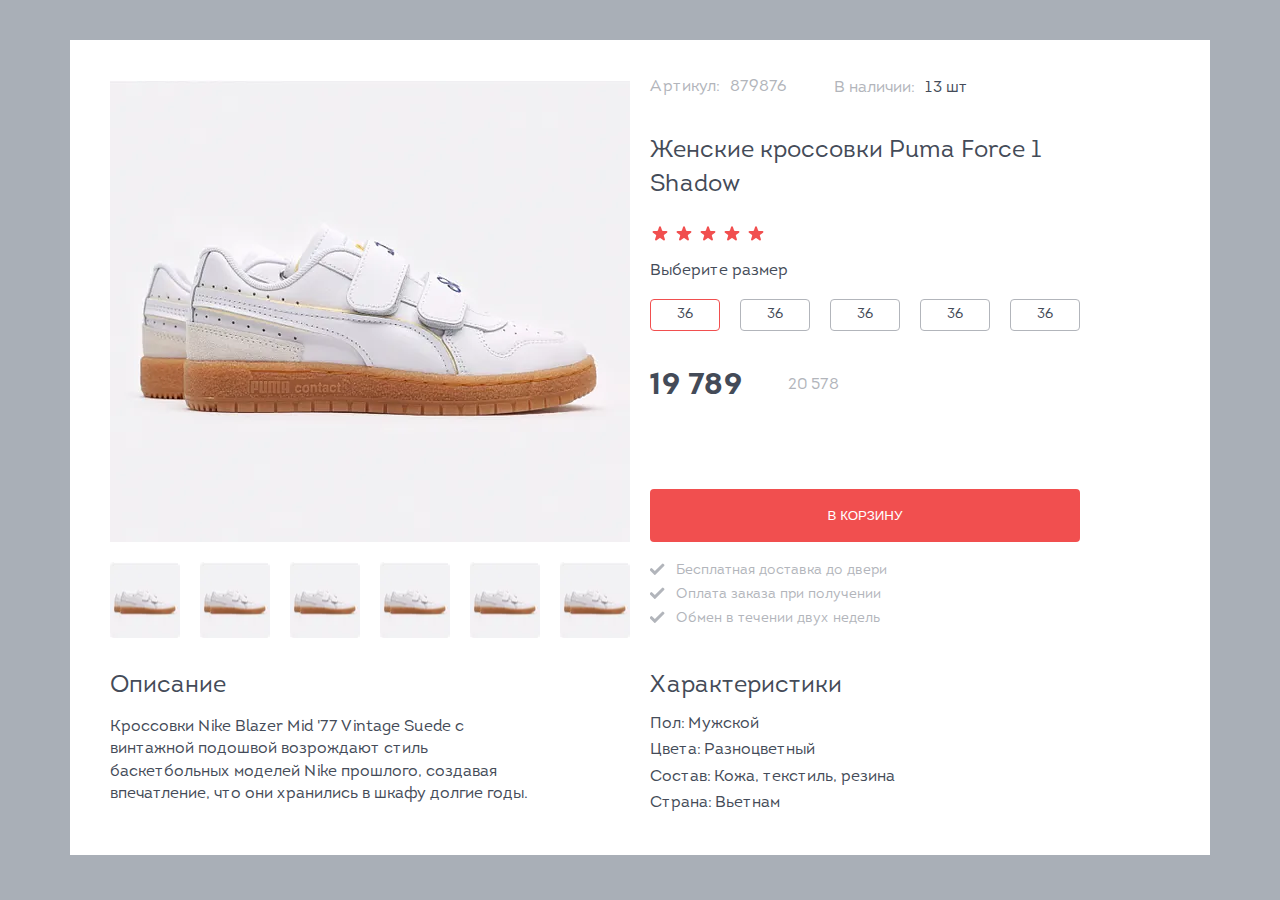
<file: index.html>
<!DOCTYPE html><html class="page" lang="ru"><head><meta charset="UTF-8"><meta name="viewport" content="width=device-width,initial-scale=1"><title>Puma Force 1 Shadow: 879876</title><meta name="description" content="Тестовое задание на позицию Верстальщика (Hybrid)"><!-- Здесь могла бы быть ваша fav-иконка --><link rel="stylesheet" href="styles/styles.css"><link rel="preload" href="fonts/intro-bold.woff2" type="font/woff2" as="font" crossorigin="anonymous"><link rel="preload" href="fonts/intro-book.woff2" type="font/woff2" as="font" crossorigin="anonymous"></head><body class="body"><main class="body__main main"><div class="main__wrapper"><div class="main__product-content-container"><div class="main__main-image-wrapper"><picture><source type="image/webp" srcset="images/hybrid-main-gallery@1x.webp, images/hybrid-main-gallery@2x.webp 2x" width="520" height="462"><img class="main__main-img" src="images/hybrid-main-gallery@1x.jpg" srcset="images/hybrid-main-gallery@2x.jpg 2x" width="520" height="462" alt="Белые кроссовки с застежками-липучками, подошва телесного цвета."></picture></div><ul class="main__gallery-list"><li class="main__gallery-item"><picture><source type="image/webp" srcset="images/hybrid-small-gallery@1x.webp, images/hybrid-small-gallery@2x.webp 2x" width="70" height="76"><img class="main__gallery-img" src="images/hybrid-small-gallery@1x.jpg" srcset="images/hybrid-small-gallery@2x.jpg 2x" width="70" height="76" alt="Белые кроссовки с застежками-липучками, подошва телесного цвета."></picture></li><li class="main__gallery-item"><picture><source type="image/webp" srcset="images/hybrid-small-gallery@1x.webp, images/hybrid-small-gallery@2x.webp 2x" width="70" height="76"><img class="main__gallery-img" src="images/hybrid-small-gallery@1x.jpg" srcset="images/hybrid-small-gallery@2x.jpg 2x" width="70" height="76" alt="Белые кроссовки с застежками-липучками, подошва телесного цвета."></picture></li><li class="main__gallery-item"><picture><source type="image/webp" srcset="images/hybrid-small-gallery@1x.webp, images/hybrid-small-gallery@2x.webp 2x" width="70" height="76"><img class="main__gallery-img" src="images/hybrid-small-gallery@1x.jpg" srcset="images/hybrid-small-gallery@2x.jpg 2x" width="70" height="76" alt="Белые кроссовки с застежками-липучками, подошва телесного цвета."></picture></li><li class="main__gallery-item"><picture><source type="image/webp" srcset="images/hybrid-small-gallery@1x.webp, images/hybrid-small-gallery@2x.webp 2x" width="70" height="76"><img class="main__gallery-img" src="images/hybrid-small-gallery@1x.jpg" srcset="images/hybrid-small-gallery@2x.jpg 2x" width="70" height="76" alt="Белые кроссовки с застежками-липучками, подошва телесного цвета."></picture></li><li class="main__gallery-item"><picture><source type="image/webp" srcset="images/hybrid-small-gallery@1x.webp, images/hybrid-small-gallery@2x.webp 2x" width="70" height="76"><img class="main__gallery-img" src="images/hybrid-small-gallery@1x.jpg" srcset="images/hybrid-small-gallery@2x.jpg 2x" width="70" height="76" alt="Белые кроссовки с застежками-липучками, подошва телесного цвета."></picture></li><li class="main__gallery-item"><picture><source type="image/webp" srcset="images/hybrid-small-gallery@1x.webp, images/hybrid-small-gallery@2x.webp 2x" width="70" height="76"><img class="main__gallery-img" src="images/hybrid-small-gallery@1x.jpg" srcset="images/hybrid-small-gallery@2x.jpg 2x" width="70" height="76" alt="Белые кроссовки с застежками-липучками, подошва телесного цвета."></picture></li></ul><div class="main__info-wrapper"><div class="main__info-availability-wrapper"><p class="main__info-article-number-text">Артикул: <span class="main__info-article-number">879876</span></p><p class="main__info-stock-text">В наличии: <span class="main__info-stock-value">13 </span><span class="main__info-stock-abbreviation">шт</span></p></div><h1 class="main__title">Женские кроссовки Puma Force 1 Shadow</h1><p class="main__info-rating main__info-rating--5"><span class="visually-hidden">Пять из пяти звезд.</span></p><form class="main__info-form" action="#" method="post"><fieldset class="main__info-fieldset main__info-fieldset--size"><legend class="main__info-fieldset-title">Выберите размер</legend><div class="main__info-inputs-wrapper"><label class="main__info-label"><input class="main__info-size-radio visually-hidden" type="radio" name="size" value="36" checked="checked"> <span class="main__info-size-custom-radio">36</span></label> <label class="main__info-label"><input class="main__info-size-radio visually-hidden" type="radio" name="size" value="36"> <span class="main__info-size-custom-radio">36</span></label> <label class="main__info-label"><input class="main__info-size-radio visually-hidden" type="radio" name="size" value="36"> <span class="main__info-size-custom-radio">36</span></label> <label class="main__info-label"><input class="main__info-size-radio visually-hidden" type="radio" name="size" value="36"> <span class="main__info-size-custom-radio">36</span></label> <label class="main__info-label"><input class="main__info-size-radio visually-hidden" type="radio" name="size" value="36"> <span class="main__info-size-custom-radio">36</span></label></div></fieldset><div class="main__info-price-wrapper"><p class="main__info-product-current-price-text"><span class="main__info-product-current-price-value">19 789</span></p><p class="main__info-product-old-price-text"><span class="main__info-product-old-price-value">20 578</span></p></div><button class="main__info-submit-button" type="submit">в корзину</button></form></div><div class="main__advantages-wrapper"><ul class="main__advantages-list"><li class="main__advantages-item">Бесплатная доставка до двери</li><li class="main__advantages-item">Оплата заказа при получении</li><li class="main__advantages-item">Обмен в течении двух недель</li></ul></div></div><ul class="main__product-description-list"><li class="main__product-description-item"><h2 class="main__product-description-item-title">Описание</h2><p class="main__product-description-item-text">Кроссовки Nike Blazer Mid '77 Vintage Suede с винтажной подошвой возрождают стиль баскетбольных моделей Nike прошлого, создавая впечатление, что они хранились в шкафу долгие годы.</p></li><li class="main__product-description-item"><h2 class="main__product-description-item-title main__product-description-item-title--characteristics">Характеристики</h2><ul class="main__product-inner-list"><li class="main__product-inner-item">Пол: <span class="main__product-inner-list-value main__product-inner-list-value--gender">Мужской</span></li><li class="main__product-inner-item">Цвета: <span class="main__product-inner-list-value main__product-inner-list-value--collor">Разноцветный</span></li><li class="main__product-inner-item">Состав: <span class="main__product-inner-list-value main__product-inner-list-value--composition">Кожа, текстиль, резина</span></li><li class="main__product-inner-item">Страна: <span class="main__product-inner-list-value main__product-inner-list-value--country">Вьетнам</span></li></ul></li></ul></div></main></body></html>
</file>
<file: styles/styles.css>
@font-face{font-family:Intro;font-weight:400;font-style:normal;font-display:swap;src:url(../fonts/intro-book.woff2)format("woff2"),url(../fonts/intro-book.woff)format("woff")}@font-face{font-family:Intro;font-weight:700;font-style:normal;font-display:swap;src:url(../fonts/intro-bold.woff2)format("woff2"),url(../fonts/intro-bold.woff)format("woff")}html{height:100%}body{box-sizing:border-box;color:#444b58;min-width:1140px;margin:0;padding:0;font-family:Intro,Arial,sans-serif;font-size:16px;line-height:140%}.visually-hidden{clip:rect(0 0 0 0);border:0;width:1px;height:1px;margin:-1px;padding:0;position:absolute;overflow:hidden}.body{flex-direction:column;height:100%;display:flex;position:relative}.body__main{flex-grow:1}.main{background-color:#a9afb7;width:100%;padding-top:40px}.main__wrapper{box-sizing:border-box;background-color:#fff;width:1140px;margin:0 auto;padding:40px}.main__product-content-container{grid-template-columns:520px 520px;gap:20px;margin-bottom:36px;display:grid}.main__main-img{display:block}.main__gallery-list{grid-column:1/2;gap:20px;margin-top:0;margin-bottom:0;margin-left:0;padding-left:0;list-style:none;display:flex}.main__gallery-img{display:block}.main__product-description-list{grid-template-columns:520px 520px;gap:20px;margin-top:0;margin-bottom:0;margin-left:0;padding-left:0;list-style:none;display:grid}.main__product-description-item-title{max-width:430px;margin:0 0 18px;font-size:24px;font-weight:400;line-height:normal}.main__product-description-item-title--characteristics{margin-bottom:15px}.main__product-description-item-text{max-width:430px;margin:0;font-size:16px;line-height:140%}.main__product-inner-list{flex-direction:column;gap:4px;margin-top:0;margin-bottom:0;margin-left:0;padding-left:0;list-style:none;display:flex}.main__info-wrapper{flex-direction:column;grid-area:1/2/2/3;display:flex}.main__info-availability-wrapper{gap:47px;max-width:520px;margin-bottom:39px;display:flex}.main__info-article-number-text{color:#b2b5bb;margin:-1px 0 0;line-height:100%}.main__info-article-number{margin-left:7px}.main__info-stock-text{color:#b2b5bb;margin:0;line-height:100%}.main__info-stock-value,.main__info-stock-abbreviation{color:#444b58}.main__info-stock-value{margin-left:7px}.main__title{max-width:430px;margin-top:0;margin-bottom:24px;font-size:24px;font-weight:400;line-height:140%}.main__info-rating{background-image:url(../icons/stack.svg#hybrid-info-star);background-repeat:repeat-x;width:116px;height:20px;margin:0 0 14px}.main__info-rating--5{background-size:24px 15px;margin-left:-2px}.main__info-form{flex-direction:column;flex-grow:1;display:flex}.main__info-fieldset-title{margin-bottom:16px;padding:0}.main__info-inputs-wrapper{flex-wrap:wrap;gap:20px;display:flex}.main__info-fieldset{border:none;margin:0 0 36px;padding:0}.main__info-size-custom-radio{box-sizing:border-box;border:1px solid #b2b5bb;border-radius:4px;justify-content:center;align-items:center;width:70px;padding:4px 7px;font-size:14px;display:flex}.main__info-size-radio:checked~.main__info-size-custom-radio{border-color:#f14f4f}.main__info-price-wrapper{align-items:center;gap:46px;display:flex}.main__info-product-current-price-text{letter-spacing:.5px;margin:0;font-size:30px;font-weight:700;line-height:1.2}.main__info-product-old-price-text{color:#b2b5bb;margin:0}.main__info-submit-button{box-sizing:border-box;color:#fff;text-transform:uppercase;background-color:#f14f4f;border:none;border-radius:4px;width:430px;margin-top:auto;padding:19px}.main__info-submit-button:hover,.main__info-submit-button:focus-visible{opacity:.7}.main__info-submit-button:active{opacity:.3}.main__info-submit-button:disabled{pointer-events:none;opacity:.7;background-color:#e5e5e5}.main__advantages-list{color:#b2b5bb;flex-direction:column;gap:7px;margin-top:1px;margin-bottom:0;margin-left:0;padding-left:0;font-size:14px;line-height:1.2;list-style:none;display:flex}.main__advantages-item{background-image:url(../icons/stack.svg#hybrid-advantages-check-mark);background-position:-1px 0;background-repeat:no-repeat;background-size:16px 13px;padding-left:26px}
</file>
